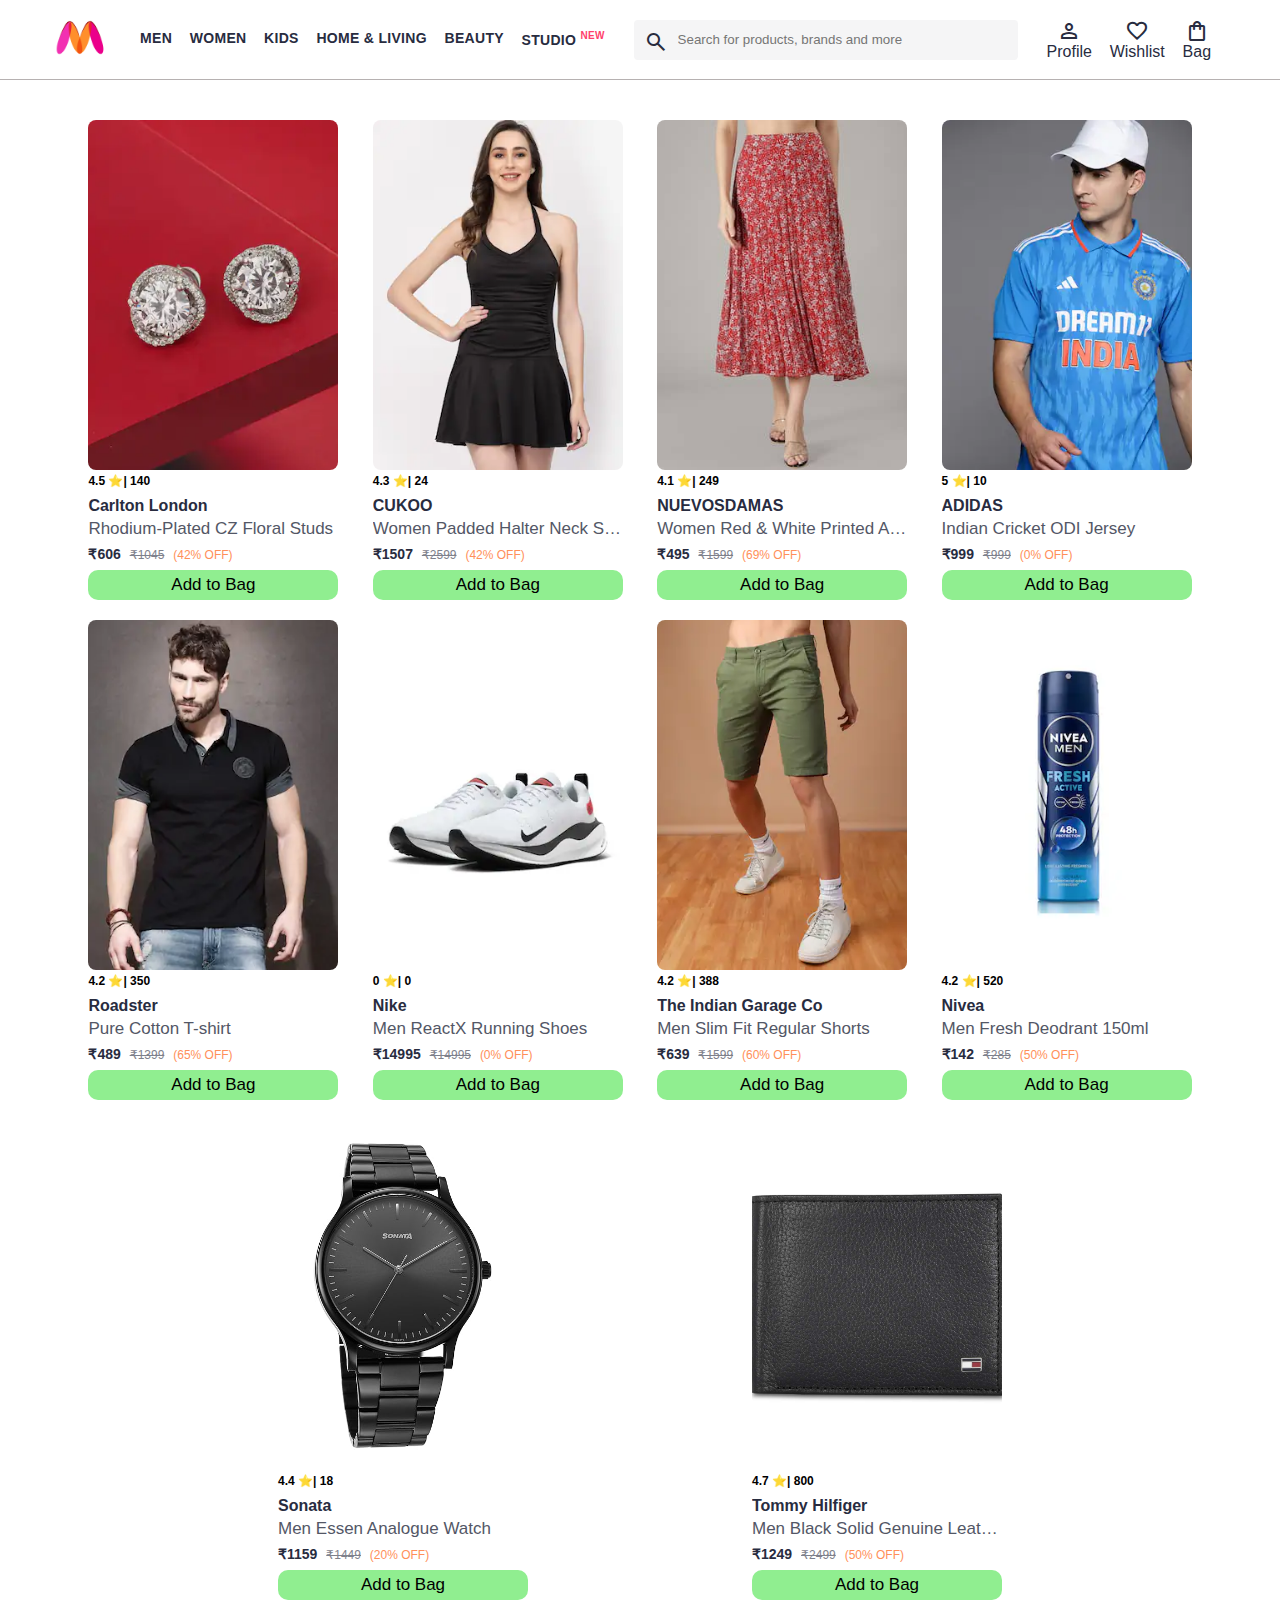
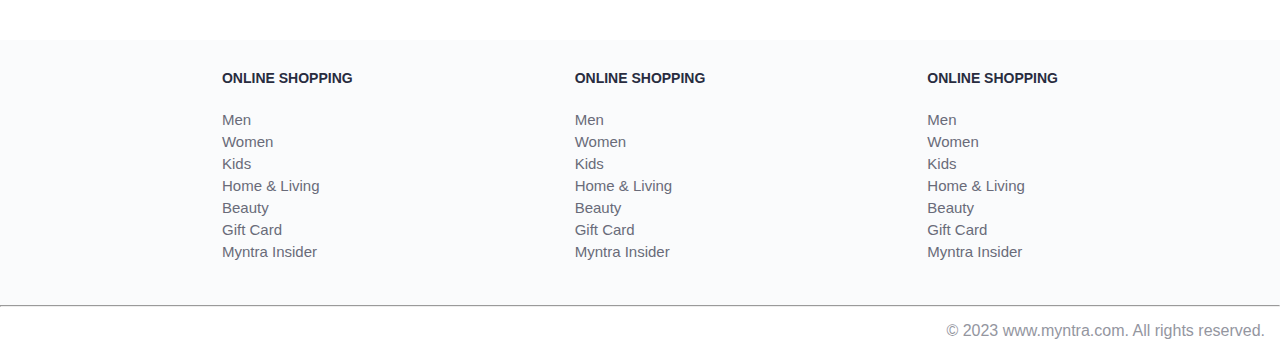
<file: index.html>
<!DOCTYPE html>
<html lang="en">
<head>
    <title>Myntra Functional Clone</title>
    <link rel="stylesheet" href="css/index.css">
    <link rel="stylesheet" href="https://fonts.googleapis.com/css2?family=Material+Symbols+Outlined:opsz,wght,FILL,GRAD@20..48,100..700,0..1,-50..200" />
</head>
<body>
    <header>
        <div class="logo_container">
            <a href="#"><img class="myntra_home" src="images/myntra_logo.webp" alt="Myntra Home"></a>
        </div>
        <nav class="nav_bar">
            <a href="#">Men</a>
            <a href="#">Women</a>
            <a href="#">Kids</a>
            <a href="#">Home & Living</a>
            <a href="#">Beauty</a>
            <a href="#">Studio <sup>New</sup></a>
        </nav>
        <div class="search_bar">
            <span class="material-symbols-outlined search_icon">search</span>
            <input class="search_input" placeholder="Search for products, brands and more">
        </div>
        <div class="action_bar">
            <div class="action_container">
                <span class="material-symbols-outlined action_icon">person</span>
                <span class="action_name">Profile</span>
            </div>

            <div class="action_container">
                <span class="material-symbols-outlined action_icon">favorite</span>
                <span class="action_name">Wishlist</span>
            </div>

            <a class="action_container" href="pages/bag.html">
                <span class="material-symbols-outlined action_icon">shopping_bag</span>
                <span class="action_name">Bag</span>
                <span class="item-count">0</span>
            </a>
        </div>
    </header>
    <main>
        <div class="items-container"></div>
    </main>
    <footer>
        <div class="footer_container">
            <div class="footer_column">
                <h3>ONLINE SHOPPING</h3>

                <a href="#">Men</a>
                <a href="#">Women</a>
                <a href="#">Kids</a>
                <a href="#">Home & Living</a>
                <a href="#">Beauty</a>
                <a href="#">Gift Card</a>
                <a href="#">Myntra Insider</a>
            </div>

            <div class="footer_column">
                <h3>ONLINE SHOPPING</h3>

                <a href="#">Men</a>
                <a href="#">Women</a>
                <a href="#">Kids</a>
                <a href="#">Home & Living</a>
                <a href="#">Beauty</a>
                <a href="#">Gift Card</a>
                <a href="#">Myntra Insider</a>
            </div>

            <div class="footer_column">
                <h3>ONLINE SHOPPING</h3>

                <a href="#">Men</a>
                <a href="#">Women</a>
                <a href="#">Kids</a>
                <a href="#">Home & Living</a>
                <a href="#">Beauty</a>
                <a href="#">Gift Card</a>
                <a href="#">Myntra Insider</a>
            </div>
        </div>
        <hr>

        <div class="copyright">
            © 2023 www.myntra.com. All rights reserved.
        </div>
    </footer>

    <script src="data/items.js"></script>
    <script src="scripts/index.js"></script>
</body>
</html>
</file>
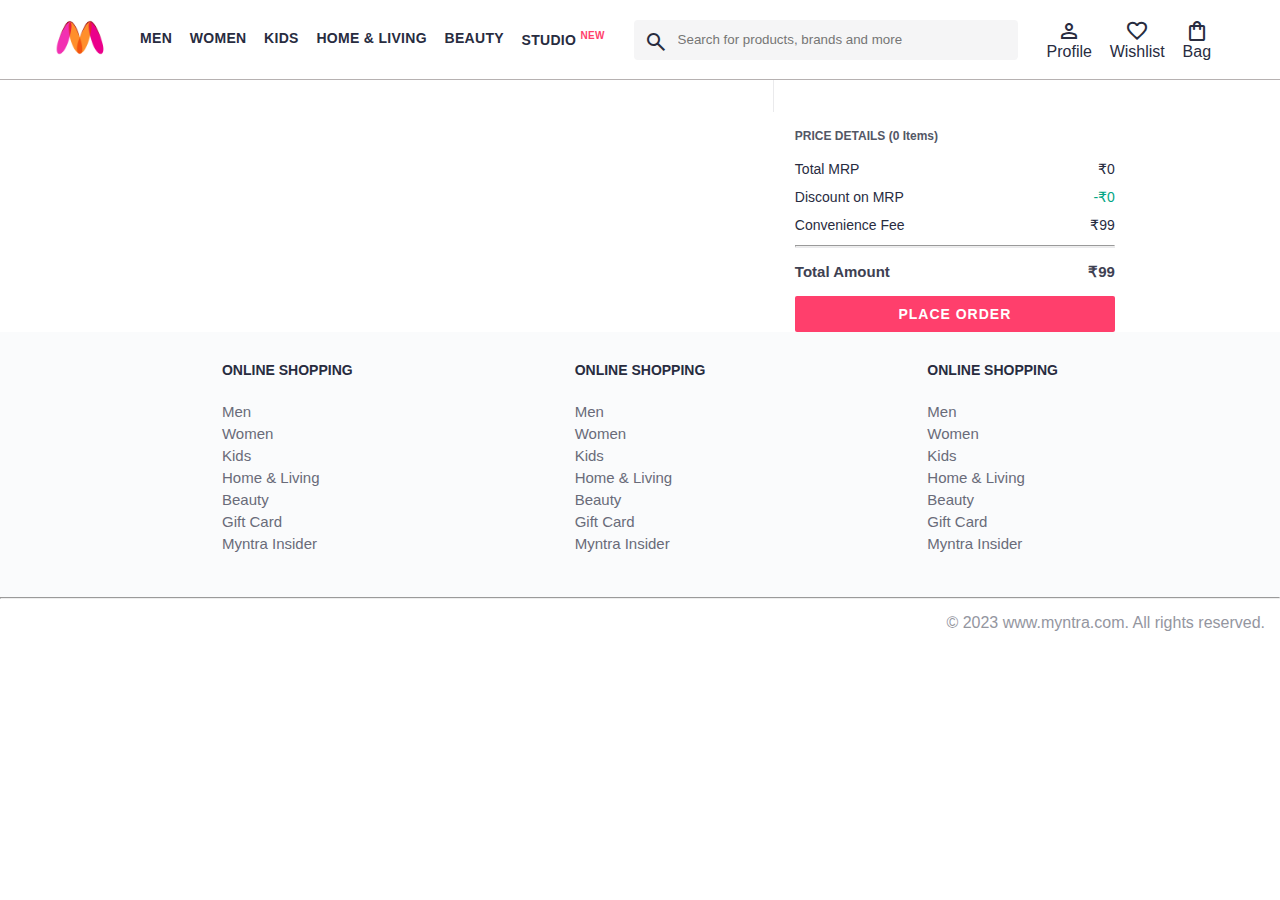
<file: pages/bag.html>
<!DOCTYPE html>
<html lang="en">
<head>
    <title>Myntra Clone</title>
    <link rel="stylesheet" href="../css/index.css">
    <link rel="stylesheet" href="../css/bag.css">
    <link rel="stylesheet" href="https://fonts.googleapis.com/css2?family=Material+Symbols+Outlined:opsz,wght,FILL,GRAD@20..48,100..700,0..1,-50..200" />
</head>
<body>
    <header>
        <div class="logo_container">
            <a href="#"><img class="myntra_home" src="../images/myntra_logo.webp" alt="Myntra Home"></a>
        </div>
        <nav class="nav_bar">
            <a href="#">Men</a>
            <a href="#">Women</a>
            <a href="#">Kids</a>
            <a href="#">Home & Living</a>
            <a href="#">Beauty</a>
            <a href="#">Studio <sup>New</sup></a>
        </nav>
        <div class="search_bar">
            <span class="material-symbols-outlined search_icon">search</span>
            <input class="search_input" placeholder="Search for products, brands and more">
        </div>
        <div class="action_bar">
            <div class="action_container">
                <span class="material-symbols-outlined action_icon">person</span>
                <span class="action_name">Profile</span>
            </div>

            <div class="action_container">
                <span class="material-symbols-outlined action_icon">favorite</span>
                <span class="action_name">Wishlist</span>
            </div>

            <div class="action_container">
                <span class="material-symbols-outlined action_icon">shopping_bag</span>
                <span class="action_name">Bag</span>
                <span class="item-count">0</span>
            </div>
        </div>
    </header>
    <main>
      <div class="bag-page">
         <div class="bag-items-container">
         </div>
        <div class="bag-summary">
        </div>
      </div>
    </main>
    <footer>
        <div class="footer_container">
            <div class="footer_column">
                <h3>ONLINE SHOPPING</h3>

                <a href="#">Men</a>
                <a href="#">Women</a>
                <a href="#">Kids</a>
                <a href="#">Home & Living</a>
                <a href="#">Beauty</a>
                <a href="#">Gift Card</a>
                <a href="#">Myntra Insider</a>
            </div>

            <div class="footer_column">
                <h3>ONLINE SHOPPING</h3>

                <a href="#">Men</a>
                <a href="#">Women</a>
                <a href="#">Kids</a>
                <a href="#">Home & Living</a>
                <a href="#">Beauty</a>
                <a href="#">Gift Card</a>
                <a href="#">Myntra Insider</a>
            </div>

            <div class="footer_column">
                <h3>ONLINE SHOPPING</h3>

                <a href="#">Men</a>
                <a href="#">Women</a>
                <a href="#">Kids</a>
                <a href="#">Home & Living</a>
                <a href="#">Beauty</a>
                <a href="#">Gift Card</a>
                <a href="#">Myntra Insider</a>
            </div>
        </div>
        <hr>

        <div class="copyright">
            © 2023 www.myntra.com. All rights reserved.
        </div>
    </footer>
    <script src="../data/items.js"></script>
    <script src="../scripts/index.js"></script>
    <script src="../scripts/bag.js"></script>
</body>
</html>
</file>
<file: css/index.css>
*{
    margin: 0;
    padding: 0;
    font-family: Assistant,-apple-system,BlinkMacSystemFont,Segoe UI,Roboto,Helvetica,Arial,sans-serif;
    box-sizing: border-box;
}
header {
    display: flex;
    background-color: #ffffff;
    height: 80px;
    justify-content: space-between;
    align-items: center;
    border-bottom: 1px solid #b6b1b1;
}
.myntra_home {
    height: 45px;
}
.logo_container {
    margin-left: 4%;
}
.action_bar {
    margin-right: 4%;
}
.nav_bar {
    display: flex;
    min-width: 500px;
    justify-content: space-evenly;
}
.nav_bar a {
    font-size: 14px;
    letter-spacing: .3px;
    color: #282c3f;
    font-weight: 700;
    text-transform: uppercase;
    text-decoration: none;
    padding: 28px 0;
    border-bottom: 2px solid #ffffff;
}
.nav_bar a:hover {
    border-bottom: 4px solid #f54e77;
}

.nav_bar a sup {
    color: #ff3f6c;
    font-size: 10px;
}

.search_bar {
    height: 40px;
    min-width: 200px;
    width: 30%;
    display: flex;
    align-items: center;
}
.search_icon {
    box-sizing: content-box;
    height: 20px;
    padding: 10px;

    background-color: #f5f5f6;
    color: #282c3f;
    font-weight: 300;
    border-radius: 4px 0 0 4px;
}
.search_input {
    color: #696e79;
    background-color: #f5f5f6;
    flex-grow: 1;
    height: 40px;
    border: 0;
    border-radius: 0 4px 4px 0;
}

.action_bar {
    display: flex;
    min-width: 200px;
    justify-content: space-evenly;
}

.action_container {
    display: flex;
    flex-direction: column;
    align-items: center;
    text-decoration: none;
    color: #282c3f;
    position: relative;
}

/* Main section */
.banner_container {
    margin: 40px 0;
}
.banner_image {
    width: 100%;
}

.category_heading {
    text-transform: uppercase;
    color: #3e4152;
    letter-spacing: .15em;
    font-size: 1.8em;
    margin: 50px 0 10px 30px;
    max-height: 5em;
    font-weight: 700;
}

.category-items, .items-container {
    width: 80%;
    margin: 50px 10%;
    display: flex;
    flex-wrap: wrap;
    justify-content: space-evenly;
}

.sale_item {
    width: 250px;
}

.footer_container {
    padding: 30px 0px 40px 0px;
    background: #FAFBFC;
    display: flex;
    justify-content: space-evenly;
}

.footer_column {
    display: flex;
    flex-direction: column;
}

.footer_column h3 {
    color: #282c3f;
    font-size: 14px;
    margin-bottom: 25px;
}

.footer_column a {
    color: #696b79;
    font-size: 15px;
    text-decoration: none;
    padding-bottom: 5px;
}

.copyright {
    color: #94969f;
    text-align: end;
    padding: 15px;
}

.items-container{
 width: 90%;
 margin: 30px 5%;
}

.item-container{
width: 250px;
margin: 10px;
}

.item-image{
 width: 100%;
 height: 350px;
 object-fit: cover;
    border-radius: 8px;
    cursor: pointer;
}

.rating{
 font-size: 12px;
 font-weight: 700;
 text-align: left;
}

.company-name{
 font-size: 16px;
 font-weight: 700;
 line-height: 1;
 color: #282c3f;
 margin-bottom: 6px;
 overflow: hidden;
 text-overflow: ellipsis;
 white-space: nowrap;
 margin-top: 10px;
}

.item-name{
    color: #535766;
    font-size: 17px;
    line-height: 1;
    margin-bottom: 0;
    margin-top: 0;
    overflow: hidden;
    text-overflow: ellipsis;
    white-space: nowrap;
    font-weight: 400;
    display: block;
}

.price{
 margin-top: 10px;
 font-size: 14px;
 line-height: 15px;
 color: #282c3f;
 white-space: nowrap;
}

.current-price{
    font-size: 14px;
    font-weight: 700;
    color: #282c3f;
}

.original-price{
    text-decoration: line-through;
    color: #7e818c;
    font-weight: 400;
    margin-left: 5px;
    font-size: 12px;
}

.discount{
    color: #ff905a;
    font-weight: 400;
    font-size: 12px;
    margin-left: 5px;

}

.btn-add-bag{
 background-color: lightgreen;
    border: none;
    padding: 5px 15px;
    border-radius: 10px;
    width: 100%;
    margin-top: 7px;
    font-size: 17px;
    font-weight: 500;
    cursor: pointer;
}

.item-count {
    background-color: #ff3f6c;
    color: white;
    white-space: nowrap;
    text-align: center;
    line-height: 18px;
    padding: 0px 6px;
    height: 20px;
    border-radius: 50%;
    left: 13px;
    top: -44px;
    font-weight: 700;
    cursor: pointer;
    font-size: 12px;
    position: absolute;
    top: -9px;
    left: 16px;
}
</file>
<file: css/bag.css>
.bag-items-container {
  display: inline-block;
  width: 64%;
  padding-right: 20px;
  border-right: 1px solid #eaeaec;
  padding-top: 32px;
  color: #282c3f;
  font-size: 13px;
  line-height: 1.42857143;
}

.bag-page {
  width: 75%;
  margin-left: 12.5%;
}

.bag-summary {
  vertical-align: top;
  display: inline-block;
  width: 35%;
  padding: 24px 0 0 16px;
  color: #282c3f;
  font-size: 13px;
  line-height: 1.42857143;
}

.bag-details-container {
  margin-bottom: 16px;
}

.price-header {
  font-size: 12px;
  font-weight: 700;
  margin: 24px 0 16px;
  color: #535766;
}

.price-item {
  margin-bottom: 12px;
  line-height: 16px;
  font-size: 14px;
  color: #282c3f;
}

.price-item-value {
  float: right;
}

.priceDetail-base-discount {
  color: #03a685;
}

.price-footer {
  font-weight: 700;
  font-size: 15px;
  padding-top: 16px;
  border-top: 1px solid #eaeaec;
  color: #3e4152;
  line-height: 16px;
}

.btn-place-order {
  width: 100%;
  letter-spacing: 1px;
  font-size: 14px;
  font-weight: 600;
  border-radius: 2px;
  border-width: 0px;
  padding: 10px 16px;
  background-color: rgb(255, 63, 108);
  color: rgb(255, 255, 255);
  cursor: pointer;
}

.bag-item-container {
  margin-bottom: 8px;
  background: #fff;
  font-size: 14px;
  border: 1px solid #eaeaec;
  border-radius: 4px;
  position: relative;
  padding: 12px 12px 0;
}

.item-left-part {
  position: absolute;
  background: rgb(255, 242, 223);
  height: 148px;
  width: 111px;
}

.item-right-part {
  padding-left: 12px;
  position: relative;
  min-height: 148px;
  margin-left: 111px;
  margin-bottom: 12px;
}

.bag-item-img {
  width: 100%;
}

.return-period {
  display: inline-flex;
  font-size: 14px;
  padding-top: 8px;
}

.return-period-days {
  font-weight: 700;
  margin-right: 4px;
}

.delivery-details {
  margin-top: 5px;
  color: #282c3f;
  font-size: 12px;
  letter-spacing: -.1px;
  margin-bottom: 8px;
  line-height: 15px;
}

.delivery-details-days {
  color: #03a685;
}

.remove-from-cart {
  position: absolute;
  font-size: 25px;
  top: 10px;
  right: 18px;
  width: 14px;
  height: 14px;
  cursor: pointer;
}
</file>
